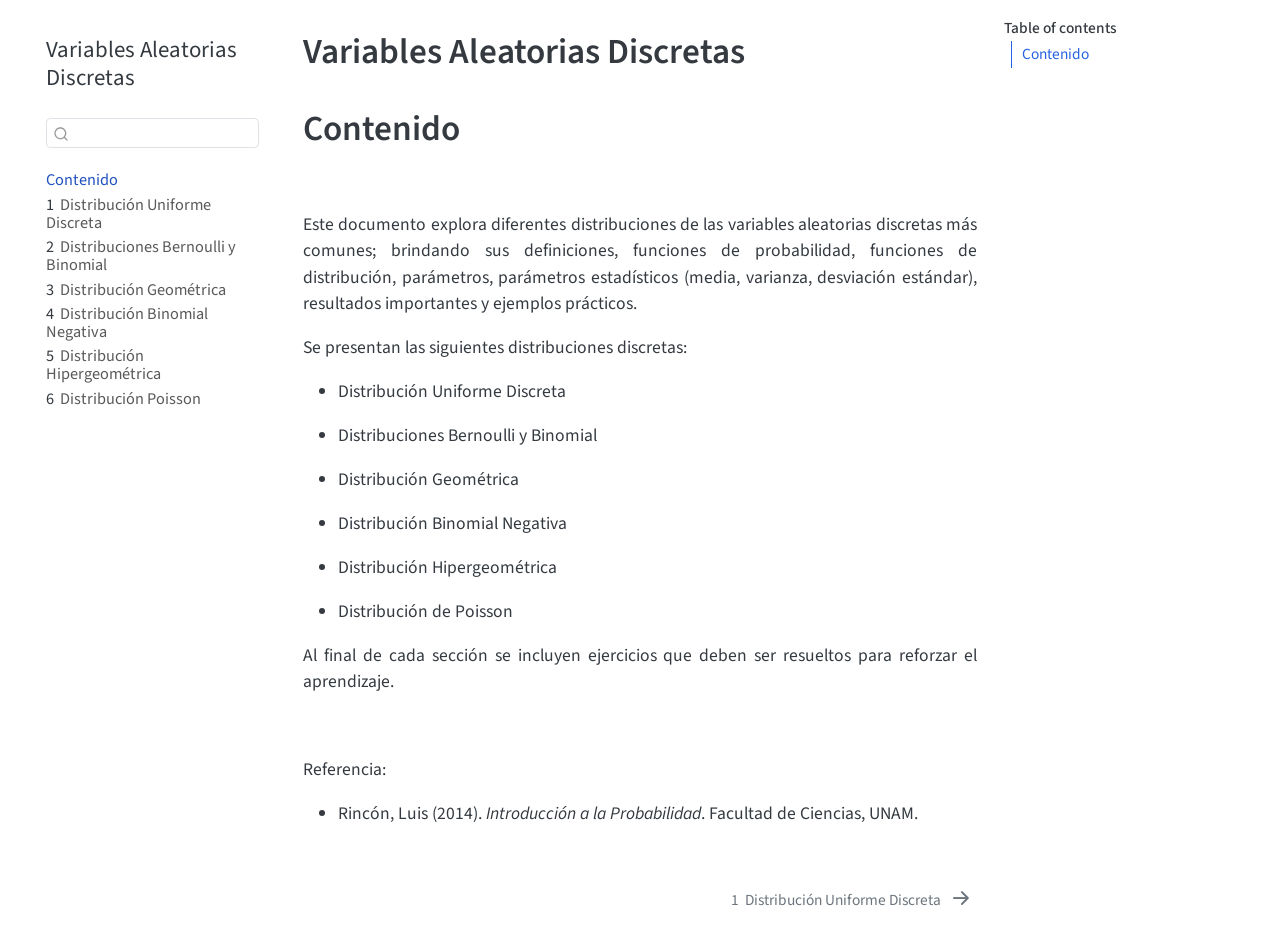
<file: index.html>
<!DOCTYPE html>
<html xmlns="http://www.w3.org/1999/xhtml" lang="en" xml:lang="en"><head>

<meta charset="utf-8">
<meta name="generator" content="quarto-1.9.36">

<meta name="viewport" content="width=device-width, initial-scale=1.0, user-scalable=yes">


<title>Variables Aleatorias Discretas</title>
<style>
/* Default styles provided by pandoc.
** See https://pandoc.org/MANUAL.html#variables-for-html for config info.
*/
code{white-space: pre-wrap;}
span.smallcaps{font-variant: small-caps;}
div.columns{display: flex; gap: min(4vw, 1.5em);}
div.column{flex: auto; overflow-x: auto;}
div.hanging-indent{margin-left: 1.5em; text-indent: -1.5em;}
ul.task-list{list-style: none;}
ul.task-list li input[type="checkbox"] {
  width: 0.8em;
  margin: 0 0.8em 0.2em -1em; /* quarto-specific, see https://github.com/quarto-dev/quarto-cli/issues/4556 */ 
  vertical-align: middle;
}
</style>


<script src="site_libs/quarto-nav/quarto-nav.js"></script>
<script src="site_libs/quarto-nav/headroom.min.js"></script>
<script src="site_libs/clipboard/clipboard.min.js"></script>
<script src="site_libs/quarto-search/autocomplete.umd.js"></script>
<script src="site_libs/quarto-search/fuse.min.js"></script>
<script src="site_libs/quarto-search/quarto-search.js"></script>
<meta name="quarto:offset" content="./">
<link href="./uniforme_discreta.html" rel="next">
<script src="site_libs/quarto-html/quarto.js" type="module"></script>
<script src="site_libs/quarto-html/tabsets/tabsets.js" type="module"></script>
<script src="site_libs/quarto-html/popper.min.js"></script>
<script src="site_libs/quarto-html/tippy.umd.min.js"></script>
<script src="site_libs/quarto-html/anchor.min.js"></script>
<link href="site_libs/quarto-html/tippy.css" rel="stylesheet">
<link href="site_libs/quarto-html/quarto-syntax-highlighting-845c23b38eaddc0f92fda52bfe77a8c8.css" rel="stylesheet" id="quarto-text-highlighting-styles">
<script src="site_libs/bootstrap/bootstrap.min.js"></script>
<link href="site_libs/bootstrap/bootstrap-icons.css" rel="stylesheet">
<link href="site_libs/bootstrap/bootstrap-32fd215b5cc56cc17f11f9b1ae365418.min.css" rel="stylesheet" append-hash="true" id="quarto-bootstrap" data-mode="light">
<script id="quarto-search-options" type="application/json">{
  "location": "sidebar",
  "copy-button": false,
  "collapse-after": 3,
  "panel-placement": "start",
  "type": "textbox",
  "limit": 50,
  "keyboard-shortcut": [
    "f",
    "/",
    "s"
  ],
  "show-item-context": false,
  "language": {
    "search-no-results-text": "No results",
    "search-matching-documents-text": "matching documents",
    "search-copy-link-title": "Copy link to search",
    "search-hide-matches-text": "Hide additional matches",
    "search-more-match-text": "more match in this document",
    "search-more-matches-text": "more matches in this document",
    "search-clear-button-title": "Clear",
    "search-text-placeholder": "",
    "search-detached-cancel-button-title": "Cancel",
    "search-submit-button-title": "Submit",
    "search-label": "Search"
  }
}</script>


</head>

<body class="nav-sidebar floating quarto-light">

<div id="quarto-search-results"></div>
  <header id="quarto-header" class="headroom fixed-top">
  <nav class="quarto-secondary-nav">
    <div class="container-fluid d-flex">
      <button type="button" class="quarto-btn-toggle btn" data-bs-toggle="collapse" role="button" data-bs-target=".quarto-sidebar-collapse-item" aria-controls="quarto-sidebar" aria-expanded="false" aria-label="Toggle sidebar navigation" onclick="if (window.quartoToggleHeadroom) { window.quartoToggleHeadroom(); }">
        <i class="bi bi-layout-text-sidebar-reverse"></i>
      </button>
        <nav class="quarto-page-breadcrumbs" aria-label="breadcrumb"><ol class="breadcrumb"><li class="breadcrumb-item"><a href="./index.html">Contenido</a></li></ol></nav>
        <a class="flex-grow-1" role="navigation" data-bs-toggle="collapse" data-bs-target=".quarto-sidebar-collapse-item" aria-controls="quarto-sidebar" aria-expanded="false" aria-label="Toggle sidebar navigation" onclick="if (window.quartoToggleHeadroom) { window.quartoToggleHeadroom(); }">      
        </a>
      <button type="button" class="btn quarto-search-button" aria-label="Search" onclick="window.quartoOpenSearch();">
        <i class="bi bi-search"></i>
      </button>
    </div>
  </nav>
</header>
<!-- content -->
<div id="quarto-content" class="quarto-container page-columns page-rows-contents page-layout-article">
<!-- sidebar -->
  <nav id="quarto-sidebar" class="sidebar collapse collapse-horizontal quarto-sidebar-collapse-item sidebar-navigation floating overflow-auto">
    <div class="pt-lg-2 mt-2 text-left sidebar-header">
    <div class="sidebar-title mb-0 py-0">
      <a href="./">Variables Aleatorias Discretas</a> 
    </div>
      </div>
        <div class="mt-2 flex-shrink-0 align-items-center">
        <div class="sidebar-search">
        <div id="quarto-search" class="" title="Search"></div>
        </div>
        </div>
    <div class="sidebar-menu-container"> 
    <ul class="list-unstyled mt-1">
        <li class="sidebar-item">
  <div class="sidebar-item-container"> 
  <a href="./index.html" class="sidebar-item-text sidebar-link active">
 <span class="menu-text">Contenido</span></a>
  </div>
</li>
        <li class="sidebar-item">
  <div class="sidebar-item-container"> 
  <a href="./uniforme_discreta.html" class="sidebar-item-text sidebar-link">
 <span class="menu-text"><span class="chapter-number">1</span>&nbsp; <span class="chapter-title">Distribución Uniforme Discreta</span></span></a>
  </div>
</li>
        <li class="sidebar-item">
  <div class="sidebar-item-container"> 
  <a href="./bernoulli_binomial.html" class="sidebar-item-text sidebar-link">
 <span class="menu-text"><span class="chapter-number">2</span>&nbsp; <span class="chapter-title">Distribuciones Bernoulli y Binomial</span></span></a>
  </div>
</li>
        <li class="sidebar-item">
  <div class="sidebar-item-container"> 
  <a href="./geometrica.html" class="sidebar-item-text sidebar-link">
 <span class="menu-text"><span class="chapter-number">3</span>&nbsp; <span class="chapter-title">Distribución Geométrica</span></span></a>
  </div>
</li>
        <li class="sidebar-item">
  <div class="sidebar-item-container"> 
  <a href="./binomial_negativa.html" class="sidebar-item-text sidebar-link">
 <span class="menu-text"><span class="chapter-number">4</span>&nbsp; <span class="chapter-title">Distribución Binomial Negativa</span></span></a>
  </div>
</li>
        <li class="sidebar-item">
  <div class="sidebar-item-container"> 
  <a href="./hipergeometrica.html" class="sidebar-item-text sidebar-link">
 <span class="menu-text"><span class="chapter-number">5</span>&nbsp; <span class="chapter-title">Distribución Hipergeométrica</span></span></a>
  </div>
</li>
        <li class="sidebar-item">
  <div class="sidebar-item-container"> 
  <a href="./poisson.html" class="sidebar-item-text sidebar-link">
 <span class="menu-text"><span class="chapter-number">6</span>&nbsp; <span class="chapter-title">Distribución Poisson</span></span></a>
  </div>
</li>
    </ul>
    </div>
</nav>
<div id="quarto-sidebar-glass" class="quarto-sidebar-collapse-item" data-bs-toggle="collapse" data-bs-target=".quarto-sidebar-collapse-item"></div>
<!-- margin-sidebar -->
    <div id="quarto-margin-sidebar" class="sidebar margin-sidebar">
        <nav id="TOC" role="doc-toc" class="toc-active">
    <h2 id="toc-title">Table of contents</h2>
   
  <ul>
  <li><a href="#contenido" id="toc-contenido" class="nav-link active" data-scroll-target="#contenido">Contenido</a></li>
  </ul>
</nav>
    </div>
<!-- main -->
<main class="content" id="quarto-document-content">

<header id="title-block-header" class="quarto-title-block default">
<div class="quarto-title">
<h1 class="title">Variables Aleatorias Discretas</h1>
</div>



<div class="quarto-title-meta">

    
  
    
  </div>
  


</header>


<section id="contenido" class="level1 unnumbered">
<h1 class="unnumbered">Contenido</h1>
<style>
main.content {
text-align: justify}
</style>
<p><br></p>
<p>Este documento explora diferentes distribuciones de las variables aleatorias discretas más comunes; brindando sus definiciones, funciones de probabilidad, funciones de distribución, parámetros, parámetros estadísticos (media, varianza, desviación estándar), resultados importantes y ejemplos prácticos.</p>
<p>Se presentan las siguientes distribuciones discretas:</p>
<ul>
<li><p>Distribución Uniforme Discreta</p></li>
<li><p>Distribuciones Bernoulli y Binomial</p></li>
<li><p>Distribución Geométrica</p></li>
<li><p>Distribución Binomial Negativa</p></li>
<li><p>Distribución Hipergeométrica</p></li>
<li><p>Distribución de Poisson</p></li>
</ul>
<p>Al final de cada sección se incluyen ejercicios que deben ser resueltos para reforzar el aprendizaje.</p>
<p><br></p>
<p>Referencia:</p>
<ul>
<li>Rincón, Luis (2014). <em>Introducción a la Probabilidad</em>. Facultad de Ciencias, UNAM.</li>
</ul>


</section>

</main> <!-- /main -->
<script id="quarto-html-after-body" type="application/javascript">
  window.document.addEventListener("DOMContentLoaded", function (event) {
    const icon = "";
    const anchorJS = new window.AnchorJS();
    anchorJS.options = {
      placement: 'right',
      icon: icon
    };
    anchorJS.add('.anchored');
    const isCodeAnnotation = (el) => {
      for (const clz of el.classList) {
        if (clz.startsWith('code-annotation-')) {                     
          return true;
        }
      }
      return false;
    }
    const onCopySuccess = function(e) {
      // button target
      const button = e.trigger;
      // don't keep focus
      button.blur();
      // flash "checked"
      button.classList.add('code-copy-button-checked');
      var currentTitle = button.getAttribute("title");
      button.setAttribute("title", "Copied!");
      let tooltip;
      if (window.bootstrap) {
        button.setAttribute("data-bs-toggle", "tooltip");
        button.setAttribute("data-bs-placement", "left");
        button.setAttribute("data-bs-title", "Copied!");
        tooltip = new bootstrap.Tooltip(button, 
          { trigger: "manual", 
            customClass: "code-copy-button-tooltip",
            offset: [0, -8]});
        tooltip.show();    
      }
      setTimeout(function() {
        if (tooltip) {
          tooltip.hide();
          button.removeAttribute("data-bs-title");
          button.removeAttribute("data-bs-toggle");
          button.removeAttribute("data-bs-placement");
        }
        button.setAttribute("title", currentTitle);
        button.classList.remove('code-copy-button-checked');
      }, 1000);
      // clear code selection
      e.clearSelection();
    }
    const getTextToCopy = function(trigger) {
      const outerScaffold = trigger.parentElement.cloneNode(true);
      const codeEl = outerScaffold.querySelector('code');
      for (const childEl of codeEl.children) {
        if (isCodeAnnotation(childEl)) {
          childEl.remove();
        }
      }
      return codeEl.innerText;
    }
    const clipboard = new window.ClipboardJS('.code-copy-button:not([data-in-quarto-modal])', {
      text: getTextToCopy
    });
    clipboard.on('success', onCopySuccess);
    if (window.document.getElementById('quarto-embedded-source-code-modal')) {
      const clipboardModal = new window.ClipboardJS('.code-copy-button[data-in-quarto-modal]', {
        text: getTextToCopy,
        container: window.document.getElementById('quarto-embedded-source-code-modal')
      });
      clipboardModal.on('success', onCopySuccess);
    }
      var localhostRegex = new RegExp(/^(?:http|https):\/\/localhost\:?[0-9]*\//);
      var mailtoRegex = new RegExp(/^mailto:/);
        var filterRegex = new RegExp('/' + window.location.host + '/');
      var isInternal = (href) => {
          return filterRegex.test(href) || localhostRegex.test(href) || mailtoRegex.test(href);
      }
      // Inspect non-navigation links and adorn them if external
     var links = window.document.querySelectorAll('a[href]:not(.nav-link):not(.navbar-brand):not(.toc-action):not(.sidebar-link):not(.sidebar-item-toggle):not(.pagination-link):not(.no-external):not([aria-hidden]):not(.dropdown-item):not(.quarto-navigation-tool):not(.about-link)');
      for (var i=0; i<links.length; i++) {
        const link = links[i];
        if (!isInternal(link.href)) {
          // undo the damage that might have been done by quarto-nav.js in the case of
          // links that we want to consider external
          if (link.dataset.originalHref !== undefined) {
            link.href = link.dataset.originalHref;
          }
        }
      }
    function tippyHover(el, contentFn, onTriggerFn, onUntriggerFn) {
      const config = {
        allowHTML: true,
        maxWidth: 500,
        delay: 100,
        arrow: false,
        appendTo: function(el) {
            return el.parentElement;
        },
        interactive: true,
        interactiveBorder: 10,
        theme: 'quarto',
        placement: 'bottom-start',
      };
      if (contentFn) {
        config.content = contentFn;
      }
      if (onTriggerFn) {
        config.onTrigger = onTriggerFn;
      }
      if (onUntriggerFn) {
        config.onUntrigger = onUntriggerFn;
      }
      window.tippy(el, config); 
    }
    const noterefs = window.document.querySelectorAll('a[role="doc-noteref"]');
    for (var i=0; i<noterefs.length; i++) {
      const ref = noterefs[i];
      tippyHover(ref, function() {
        // use id or data attribute instead here
        let href = ref.getAttribute('data-footnote-href') || ref.getAttribute('href');
        try { href = new URL(href).hash; } catch {}
        const id = href.replace(/^#\/?/, "");
        const note = window.document.getElementById(id);
        if (note) {
          return note.innerHTML;
        } else {
          return "";
        }
      });
    }
    const xrefs = window.document.querySelectorAll('a.quarto-xref');
    const processXRef = (id, note) => {
      // Strip column container classes
      const stripColumnClz = (el) => {
        el.classList.remove("page-full", "page-columns");
        if (el.children) {
          for (const child of el.children) {
            stripColumnClz(child);
          }
        }
      }
      stripColumnClz(note)
      if (id === null || id.startsWith('sec-')) {
        // Special case sections, only their first couple elements
        const container = document.createElement("div");
        if (note.children && note.children.length > 2) {
          container.appendChild(note.children[0].cloneNode(true));
          for (let i = 1; i < note.children.length; i++) {
            const child = note.children[i];
            if (child.tagName === "P" && child.innerText === "") {
              continue;
            } else {
              container.appendChild(child.cloneNode(true));
              break;
            }
          }
          if (window.Quarto?.typesetMath) {
            window.Quarto.typesetMath(container);
          }
          return container.innerHTML
        } else {
          if (window.Quarto?.typesetMath) {
            window.Quarto.typesetMath(note);
          }
          return note.innerHTML;
        }
      } else {
        // Remove any anchor links if they are present
        const anchorLink = note.querySelector('a.anchorjs-link');
        if (anchorLink) {
          anchorLink.remove();
        }
        if (window.Quarto?.typesetMath) {
          window.Quarto.typesetMath(note);
        }
        if (note.classList.contains("callout")) {
          return note.outerHTML;
        } else {
          return note.innerHTML;
        }
      }
    }
    for (var i=0; i<xrefs.length; i++) {
      const xref = xrefs[i];
      tippyHover(xref, undefined, function(instance) {
        instance.disable();
        let url = xref.getAttribute('href');
        let hash = undefined; 
        if (url.startsWith('#')) {
          hash = url;
        } else {
          try { hash = new URL(url).hash; } catch {}
        }
        if (hash) {
          const id = hash.replace(/^#\/?/, "");
          const note = window.document.getElementById(id);
          if (note !== null) {
            try {
              const html = processXRef(id, note.cloneNode(true));
              instance.setContent(html);
            } finally {
              instance.enable();
              instance.show();
            }
          } else {
            // See if we can fetch this
            fetch(url.split('#')[0])
            .then(res => res.text())
            .then(html => {
              const parser = new DOMParser();
              const htmlDoc = parser.parseFromString(html, "text/html");
              const note = htmlDoc.getElementById(id);
              if (note !== null) {
                const html = processXRef(id, note);
                instance.setContent(html);
              } 
            }).finally(() => {
              instance.enable();
              instance.show();
            });
          }
        } else {
          // See if we can fetch a full url (with no hash to target)
          // This is a special case and we should probably do some content thinning / targeting
          fetch(url)
          .then(res => res.text())
          .then(html => {
            const parser = new DOMParser();
            const htmlDoc = parser.parseFromString(html, "text/html");
            const note = htmlDoc.querySelector('main.content');
            if (note !== null) {
              // This should only happen for chapter cross references
              // (since there is no id in the URL)
              // remove the first header
              if (note.children.length > 0 && note.children[0].tagName === "HEADER") {
                note.children[0].remove();
              }
              const html = processXRef(null, note);
              instance.setContent(html);
            } 
          }).finally(() => {
            instance.enable();
            instance.show();
          });
        }
      }, function(instance) {
      });
    }
        let selectedAnnoteEl;
        const selectorForAnnotation = ( cell, annotation) => {
          let cellAttr = 'data-code-cell="' + cell + '"';
          let lineAttr = 'data-code-annotation="' +  annotation + '"';
          const selector = 'span[' + cellAttr + '][' + lineAttr + ']';
          return selector;
        }
        const selectCodeLines = (annoteEl) => {
          const doc = window.document;
          const targetCell = annoteEl.getAttribute("data-target-cell");
          const targetAnnotation = annoteEl.getAttribute("data-target-annotation");
          const annoteSpan = window.document.querySelector(selectorForAnnotation(targetCell, targetAnnotation));
          const lines = annoteSpan.getAttribute("data-code-lines").split(",");
          const lineIds = lines.map((line) => {
            return targetCell + "-" + line;
          })
          let top = null;
          let height = null;
          let parent = null;
          if (lineIds.length > 0) {
              //compute the position of the single el (top and bottom and make a div)
              const el = window.document.getElementById(lineIds[0]);
              top = el.offsetTop;
              height = el.offsetHeight;
              parent = el.parentElement.parentElement;
            if (lineIds.length > 1) {
              const lastEl = window.document.getElementById(lineIds[lineIds.length - 1]);
              const bottom = lastEl.offsetTop + lastEl.offsetHeight;
              height = bottom - top;
            }
            if (top !== null && height !== null && parent !== null) {
              // cook up a div (if necessary) and position it 
              let div = window.document.getElementById("code-annotation-line-highlight");
              if (div === null) {
                div = window.document.createElement("div");
                div.setAttribute("id", "code-annotation-line-highlight");
                div.style.position = 'absolute';
                parent.appendChild(div);
              }
              div.style.top = top - 2 + "px";
              div.style.height = height + 4 + "px";
              div.style.left = 0;
              let gutterDiv = window.document.getElementById("code-annotation-line-highlight-gutter");
              if (gutterDiv === null) {
                gutterDiv = window.document.createElement("div");
                gutterDiv.setAttribute("id", "code-annotation-line-highlight-gutter");
                gutterDiv.style.position = 'absolute';
                const codeCell = window.document.getElementById(targetCell);
                const gutter = codeCell.querySelector('.code-annotation-gutter');
                gutter.appendChild(gutterDiv);
              }
              gutterDiv.style.top = top - 2 + "px";
              gutterDiv.style.height = height + 4 + "px";
            }
            selectedAnnoteEl = annoteEl;
          }
        };
        const unselectCodeLines = () => {
          const elementsIds = ["code-annotation-line-highlight", "code-annotation-line-highlight-gutter"];
          elementsIds.forEach((elId) => {
            const div = window.document.getElementById(elId);
            if (div) {
              div.remove();
            }
          });
          selectedAnnoteEl = undefined;
        };
          // Handle positioning of the toggle
      window.addEventListener(
        "resize",
        throttle(() => {
          elRect = undefined;
          if (selectedAnnoteEl) {
            selectCodeLines(selectedAnnoteEl);
          }
        }, 10)
      );
      function throttle(fn, ms) {
      let throttle = false;
      let timer;
        return (...args) => {
          if(!throttle) { // first call gets through
              fn.apply(this, args);
              throttle = true;
          } else { // all the others get throttled
              if(timer) clearTimeout(timer); // cancel #2
              timer = setTimeout(() => {
                fn.apply(this, args);
                timer = throttle = false;
              }, ms);
          }
        };
      }
        // Attach click handler to the DT
        const annoteDls = window.document.querySelectorAll('dt[data-target-cell]');
        for (const annoteDlNode of annoteDls) {
          annoteDlNode.addEventListener('click', (event) => {
            const clickedEl = event.target;
            if (clickedEl !== selectedAnnoteEl) {
              unselectCodeLines();
              const activeEl = window.document.querySelector('dt[data-target-cell].code-annotation-active');
              if (activeEl) {
                activeEl.classList.remove('code-annotation-active');
              }
              selectCodeLines(clickedEl);
              clickedEl.classList.add('code-annotation-active');
            } else {
              // Unselect the line
              unselectCodeLines();
              clickedEl.classList.remove('code-annotation-active');
            }
          });
        }
    const findCites = (el) => {
      const parentEl = el.parentElement;
      if (parentEl) {
        const cites = parentEl.dataset.cites;
        if (cites) {
          return {
            el,
            cites: cites.split(' ')
          };
        } else {
          return findCites(el.parentElement)
        }
      } else {
        return undefined;
      }
    };
    var bibliorefs = window.document.querySelectorAll('a[role="doc-biblioref"]');
    for (var i=0; i<bibliorefs.length; i++) {
      const ref = bibliorefs[i];
      const citeInfo = findCites(ref);
      if (citeInfo) {
        tippyHover(citeInfo.el, function() {
          var popup = window.document.createElement('div');
          citeInfo.cites.forEach(function(cite) {
            var citeDiv = window.document.createElement('div');
            citeDiv.classList.add('hanging-indent');
            citeDiv.classList.add('csl-entry');
            var biblioDiv = window.document.getElementById('ref-' + cite);
            if (biblioDiv) {
              citeDiv.innerHTML = biblioDiv.innerHTML;
            }
            popup.appendChild(citeDiv);
          });
          return popup.innerHTML;
        });
      }
    }
  });
  </script>
<nav class="page-navigation">
  <div class="nav-page nav-page-previous">
  </div>
  <div class="nav-page nav-page-next">
      <a href="./uniforme_discreta.html" class="pagination-link" aria-label="Distribución Uniforme Discreta">
        <span class="nav-page-text"><span class="chapter-number">1</span>&nbsp; <span class="chapter-title">Distribución Uniforme Discreta</span></span> <i class="bi bi-arrow-right-short"></i>
      </a>
  </div>
</nav>
</div> <!-- /content -->




</body></html>
</file>
<file: site_libs/quarto-html/tippy.css>
.tippy-box[data-animation=fade][data-state=hidden]{opacity:0}[data-tippy-root]{max-width:calc(100vw - 10px)}.tippy-box{position:relative;background-color:#333;color:#fff;border-radius:4px;font-size:14px;line-height:1.4;white-space:normal;outline:0;transition-property:transform,visibility,opacity}.tippy-box[data-placement^=top]>.tippy-arrow{bottom:0}.tippy-box[data-placement^=top]>.tippy-arrow:before{bottom:-7px;left:0;border-width:8px 8px 0;border-top-color:initial;transform-origin:center top}.tippy-box[data-placement^=bottom]>.tippy-arrow{top:0}.tippy-box[data-placement^=bottom]>.tippy-arrow:before{top:-7px;left:0;border-width:0 8px 8px;border-bottom-color:initial;transform-origin:center bottom}.tippy-box[data-placement^=left]>.tippy-arrow{right:0}.tippy-box[data-placement^=left]>.tippy-arrow:before{border-width:8px 0 8px 8px;border-left-color:initial;right:-7px;transform-origin:center left}.tippy-box[data-placement^=right]>.tippy-arrow{left:0}.tippy-box[data-placement^=right]>.tippy-arrow:before{left:-7px;border-width:8px 8px 8px 0;border-right-color:initial;transform-origin:center right}.tippy-box[data-inertia][data-state=visible]{transition-timing-function:cubic-bezier(.54,1.5,.38,1.11)}.tippy-arrow{width:16px;height:16px;color:#333}.tippy-arrow:before{content:"";position:absolute;border-color:transparent;border-style:solid}.tippy-content{position:relative;padding:5px 9px;z-index:1}
</file>
<file: site_libs/quarto-html/quarto-syntax-highlighting-845c23b38eaddc0f92fda52bfe77a8c8.css>
/* quarto syntax highlight colors */
:root {
  --quarto-hl-ot-color: #003B4F;
  --quarto-hl-at-color: #657422;
  --quarto-hl-ss-color: #20794D;
  --quarto-hl-an-color: #5E5E5E;
  --quarto-hl-fu-color: #4758AB;
  --quarto-hl-st-color: #20794D;
  --quarto-hl-cf-color: #003B4F;
  --quarto-hl-op-color: #5E5E5E;
  --quarto-hl-er-color: #AD0000;
  --quarto-hl-bn-color: #AD0000;
  --quarto-hl-al-color: #AD0000;
  --quarto-hl-va-color: #111111;
  --quarto-hl-bu-color: inherit;
  --quarto-hl-ex-color: inherit;
  --quarto-hl-pp-color: #AD0000;
  --quarto-hl-in-color: #5E5E5E;
  --quarto-hl-vs-color: #20794D;
  --quarto-hl-wa-color: #5E5E5E;
  --quarto-hl-do-color: #5E5E5E;
  --quarto-hl-im-color: #00769E;
  --quarto-hl-ch-color: #20794D;
  --quarto-hl-dt-color: #AD0000;
  --quarto-hl-fl-color: #AD0000;
  --quarto-hl-co-color: #5E5E5E;
  --quarto-hl-cv-color: #5E5E5E;
  --quarto-hl-cn-color: #8f5902;
  --quarto-hl-sc-color: #5E5E5E;
  --quarto-hl-dv-color: #AD0000;
  --quarto-hl-kw-color: #003B4F;
}

/* other quarto variables */
:root {
  --quarto-font-monospace: SFMono-Regular, Menlo, Monaco, Consolas, "Liberation Mono", "Courier New", monospace;
}

/* syntax highlight based on Pandoc's rules */
pre > code.sourceCode > span {
  color: #003B4F;
}

code.sourceCode > span {
  color: #003B4F;
}

div.sourceCode,
div.sourceCode pre.sourceCode {
  color: #003B4F;
}

/* Normal */
code span {
  color: #003B4F;
}

/* Alert */
code span.al {
  color: #AD0000;
  font-style: inherit;
}

/* Annotation */
code span.an {
  color: #5E5E5E;
  font-style: inherit;
}

/* Attribute */
code span.at {
  color: #657422;
  font-style: inherit;
}

/* BaseN */
code span.bn {
  color: #AD0000;
  font-style: inherit;
}

/* BuiltIn */
code span.bu {
  font-style: inherit;
}

/* ControlFlow */
code span.cf {
  color: #003B4F;
  font-weight: bold;
  font-style: inherit;
}

/* Char */
code span.ch {
  color: #20794D;
  font-style: inherit;
}

/* Constant */
code span.cn {
  color: #8f5902;
  font-style: inherit;
}

/* Comment */
code span.co {
  color: #5E5E5E;
  font-style: inherit;
}

/* CommentVar */
code span.cv {
  color: #5E5E5E;
  font-style: italic;
}

/* Documentation */
code span.do {
  color: #5E5E5E;
  font-style: italic;
}

/* DataType */
code span.dt {
  color: #AD0000;
  font-style: inherit;
}

/* DecVal */
code span.dv {
  color: #AD0000;
  font-style: inherit;
}

/* Error */
code span.er {
  color: #AD0000;
  font-style: inherit;
}

/* Extension */
code span.ex {
  font-style: inherit;
}

/* Float */
code span.fl {
  color: #AD0000;
  font-style: inherit;
}

/* Function */
code span.fu {
  color: #4758AB;
  font-style: inherit;
}

/* Import */
code span.im {
  color: #00769E;
  font-style: inherit;
}

/* Information */
code span.in {
  color: #5E5E5E;
  font-style: inherit;
}

/* Keyword */
code span.kw {
  color: #003B4F;
  font-weight: bold;
  font-style: inherit;
}

/* Operator */
code span.op {
  color: #5E5E5E;
  font-style: inherit;
}

/* Other */
code span.ot {
  color: #003B4F;
  font-style: inherit;
}

/* Preprocessor */
code span.pp {
  color: #AD0000;
  font-style: inherit;
}

/* SpecialChar */
code span.sc {
  color: #5E5E5E;
  font-style: inherit;
}

/* SpecialString */
code span.ss {
  color: #20794D;
  font-style: inherit;
}

/* String */
code span.st {
  color: #20794D;
  font-style: inherit;
}

/* Variable */
code span.va {
  color: #111111;
  font-style: inherit;
}

/* VerbatimString */
code span.vs {
  color: #20794D;
  font-style: inherit;
}

/* Warning */
code span.wa {
  color: #5E5E5E;
  font-style: italic;
}

.prevent-inlining {
  content: "</";
}

/*# sourceMappingURL=ac89f0bb514bba72461919f78549e31c.css.map */
</file>
